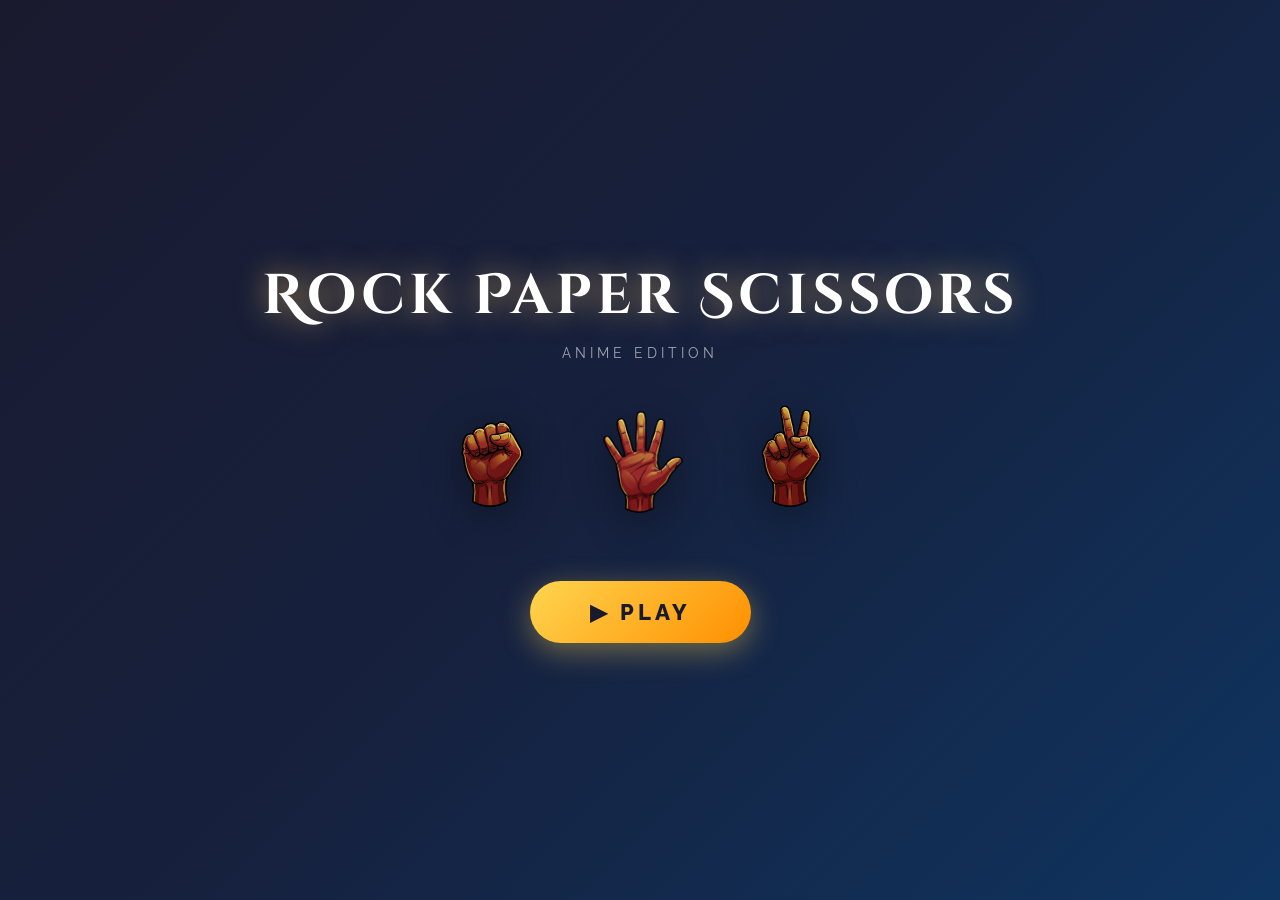
<file: index.html>
<!DOCTYPE html>
<html lang="en">

<head>
    <meta charset="UTF-8">
    <meta name="viewport" content="width=device-width, initial-scale=1.0">
    <title>Rock Paper Scissors</title>
    <link rel="stylesheet" href="startcss.css">
</head>

<body>
    <div class="intro-screen">
        <div class="intro-content">
            <h1 class="intro-title">Rock Paper Scissors</h1>
            <p class="intro-sub">Anime Edition</p>
            <div class="intro-hands">
                <img src="rock.png" alt="rock" class="hand hand1">
                <img src="paper.png" alt="paper" class="hand hand2">
                <img src="scissors.png" alt="scissors" class="hand hand3">
            </div>
            <button class="play-btn" onclick="window.location.href='game.html'">▶ PLAY</button>
        </div>
    </div>
</body>

<script src="start.js"></script>
</html>
</file>
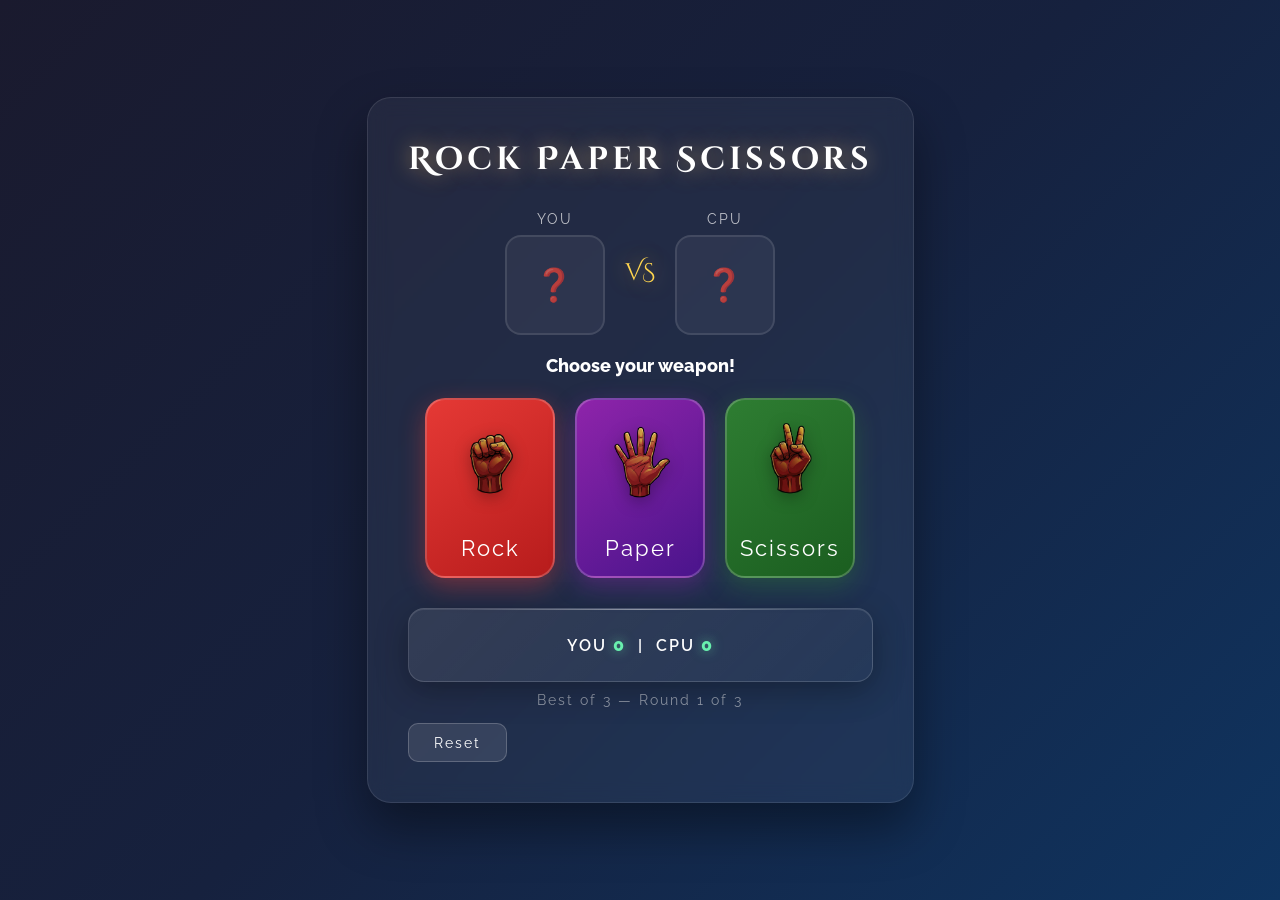
<file: game.html>
<!DOCTYPE html>
<html lang="en">

<head>
    <meta charset="UTF-8">
    <meta name="viewport" content="width=device-width, initial-scale=1.0">
    <title>Rock Paper Scissors</title>
    <link rel="stylesheet" href="style.css">
</head>

<body>
    <div class="container">
        <h1>Rock Paper Scissors</h1>

        <div class="vs-row">
            <div class="choice-display">
                <p>You</p>
                <div class="choice-card" id="playerDisplay">❓</div>
            </div>
            <div class="vs-text">VS</div>
            <div class="choice-display">
                <p>CPU</p>
                <div class="choice-card" id="computerDisplay">❓</div>
            </div>
        </div>

        <p id="result">Choose your weapon!</p>

        <div class="buttons-row">
            <button id="rock" onclick="play('rock')">
                <img src="rock.png" alt="Rock">
                Rock
            </button>
            <button id="paper" onclick="play('paper')">
                <img src="paper.png" alt="Paper">
                Paper
            </button>
            <button id="scissors" onclick="play('scissors')">
                <img src="scissors.png" alt="Scissors">
                Scissors
            </button>
        </div>

        <p id="score"> You <span id="playerScore">0</span> &nbsp;|&nbsp; CPU <span id="computerScore">0</span></p>
        <p id="bestOf">Best of 3 — Round <span id="roundNum">1</span> of 3</p>
        <button id="resetBtn" onclick="resetGame()"> Reset</button>
    </div>

    <script src="script.js"></script>
</body>

</html>
</file>
<file: startcss.css>
@import url('https://fonts.googleapis.com/css2?family=Cinzel+Decorative:wght@700&family=Raleway:wght@400;600;800&display=swap');

* {
    margin: 0;
    padding: 0;
    box-sizing: border-box;
}

body {
    font-family: 'Raleway', sans-serif;
    display: flex;
    align-items: center;
    justify-content: center;
    min-height: 100vh;
    background: linear-gradient(135deg, #1a1a2e, #16213e, #0f3460);
    overflow: hidden;
}

.intro-screen {
    display: flex;
    align-items: center;
    justify-content: center;
    min-height: 100vh;
    width: 100%;
}

.intro-content {
    text-align: center;
    animation: fadeIn 1s ease;
}

.intro-title {
    font-family: 'Cinzel Decorative', cursive;
    font-size: 2.5rem;
    color: white;
    letter-spacing: 4px;
    text-shadow: 0 0 30px rgba(255,200,100,0.6);
    margin-bottom: 10px;
}

.intro-sub {
    color: rgba(255,255,255,0.6);
    letter-spacing: 4px;
    text-transform: uppercase;
    font-size: 0.9rem;
    margin-bottom: 40px;
}

.intro-hands {
    display: flex;
    justify-content: center;
    gap: 20px;
    margin-bottom: 50px;
}

.hand {
    width: 100px;
    height: 100px;
    object-fit: contain;
    filter: drop-shadow(0 8px 20px rgba(0,0,0,0.4));
}

.hand1 { animation: float 2s ease-in-out infinite; }
.hand2 { animation: float 2s ease-in-out infinite 0.3s; }
.hand3 { animation: float 2s ease-in-out infinite 0.6s; }

.play-btn {
    padding: 15px 50px;
    font-family: 'Raleway', sans-serif;
    font-size: 1.2rem;
    font-weight: 800;
    background: linear-gradient(135deg, #ffd54f, #ff8f00);
    color: #1a1a2e;
    border: none;
    border-radius: 50px;
    letter-spacing: 4px;
    cursor: pointer;
    animation: pulse-btn 2s ease-in-out infinite;
    box-shadow: 0 8px 30px rgba(255,213,79,0.4);
    transition: transform 0.2s;
}

.play-btn:hover {
    transform: scale(1.08);
    box-shadow: 0 12px 40px rgba(255,213,79,0.6);
}

@keyframes float {
    0%, 100% { transform: translateY(0px); }
    50%       { transform: translateY(-15px); }
}

@keyframes fadeIn {
    from { opacity: 0; transform: translateY(30px); }
    to   { opacity: 1; transform: translateY(0); }
}

@keyframes fadeOut {
    from { opacity: 1; transform: translateY(0); }
    to   { opacity: 0; transform: translateY(-30px); }
}

@keyframes pulse-btn {
    0%, 100% { box-shadow: 0 8px 30px rgba(255,213,79,0.4); }
    50%       { box-shadow: 0 8px 50px rgba(255,213,79,0.8); }
}

/* Tablets */
@media (max-width: 768px) {
    .intro-title {
        font-size: 1.8rem;
        letter-spacing: 2px;
    }

    .intro-sub {
        font-size: 0.8rem;
    }

    .hand {
        width: 85px;
        height: 85px;
    }

    .play-btn {
        padding: 13px 40px;
        font-size: 1rem;
    }
}

/* Mobile */
@media (max-width: 480px) {
    .intro-title {
        font-size: 1.3rem;
        letter-spacing: 1px;
    }

    .intro-sub {
        font-size: 0.75rem;
        letter-spacing: 2px;
    }

    .intro-hands {
        gap: 12px;
        margin-bottom: 35px;
    }

    .hand {
        width: 70px;
        height: 70px;
    }

    .play-btn {
        padding: 12px 30px;
        font-size: 0.9rem;
        letter-spacing: 2px;
    }
}

/* Small phones */
@media (max-width: 360px) {
    .intro-title {
        font-size: 1.1rem;
    }

    .hand {
        width: 55px;
        height: 55px;
    }

    .play-btn {
        padding: 10px 25px;
        font-size: 0.8rem;
    }
}

/* Large screens */
@media (min-width: 1200px) {
    .intro-title {
        font-size: 3.5rem;
    }

    .hand {
        width: 130px;
        height: 130px;
    }

    .play-btn {
        padding: 18px 60px;
        font-size: 1.4rem;
    }
}
</file>
<file: style.css>
@import url('https://fonts.googleapis.com/css2?family=Cinzel+Decorative:wght@700&family=Raleway:wght@400;600;800&display=swap');@import url('https://fonts.googleapis.com/css2?family=Bangers&family=Nunito:wght@600;800&display=swap');

* {
    margin: 0;
    padding: 0;
    box-sizing: border-box;
}

body {
    font-family: 'Raleway', sans-serif;
    display: flex;
    align-items: center;
    justify-content: center;
    min-height: 100vh;
    background: linear-gradient(135deg, #1a1a2e, #16213e, #0f3460);
}

.container {
    padding: 40px;
    background: rgba(255,255,255,0.05);
    backdrop-filter: blur(10px);
    text-align: center;
    border-radius: 24px;
    border: 1px solid rgba(255,255,255,0.1);
    box-shadow: 0 25px 50px rgba(0,0,0,0.4);
    width: fit-content;
    margin: auto;
}

h1 {
    font-family: 'Cinzel Decorative', cursive;
    font-size: 2rem;
    color: white;
    letter-spacing: 4px;
    margin-bottom: 30px;
    text-shadow: 0 0 20px rgba(255,200,100,0.5);
}

.buttons-row {
    display: flex;
    gap: 20px;
    justify-content: center;
    margin-bottom: 30px;
}

button {
    display: flex;
    flex-direction: column;
    align-items: center;
    justify-content: space-between;
    width: 130px;
    height: 180px;
    padding: 20px 15px 15px;
    border: 2px solid rgba(255,255,255,0.2);
    border-radius: 20px;
    color: white;
    font-family: 'Raleway', sans-serif;
    font-size: 1.4rem;
    letter-spacing: 2px;
    cursor: pointer;
    transition: transform 0.2s, box-shadow 0.2s;
    position: relative;
    overflow: hidden;
}

button::before {
    content: '';
    position: absolute;
    inset: 0;
    background: rgba(255,255,255,0.1);
    opacity: 0;
    transition: opacity 0.2s;
}

button:hover::before { opacity: 1; }

button:hover {
    transform: translateY(-8px) scale(1.05);
    box-shadow: 0 20px 40px rgba(0,0,0,0.4);
}

button:active {
    transform: translateY(-2px) scale(0.98);
}

button img {
    width: 90px;
    height: 90px;
    object-fit: contain;
    filter: drop-shadow(0 4px 8px rgba(0,0,0,0.3));
}

#rock {
    background: linear-gradient(145deg, #e53935, #b71c1c);
    box-shadow: 0 8px 25px rgba(229,57,53,0.4);
}

#paper {
    background: linear-gradient(145deg, #8e24aa, #4a148c);
    box-shadow: 0 8px 25px rgba(142,36,170,0.4);
}

#scissors {
    background: linear-gradient(145deg, #2e7d32, #1b5e20);
    box-shadow: 0 8px 25px rgba(46,125,50,0.4);
}

#result {
    color: white;
    font-size: 1.1rem;
    font-weight: 800;
    margin-bottom: 15px;
    min-height: 28px;
}

#score {
    color: white;
    font-size: 1rem;
    line-height: 1.8;
    background: linear-gradient(135deg, rgba(255,255,255,0.08), rgba(255,255,255,0.03));
    padding: 20px 40px;
    border-radius: 16px;
    border: 1px solid rgba(255,255,255,0.15);
    box-shadow: 0 8px 32px rgba(0,0,0,0.3), inset 0 1px 0 rgba(255,255,255,0.1);
    letter-spacing: 2px;
    text-transform: uppercase;
    font-weight: 600;
    position: relative;
    overflow: hidden;
}

#score::before {
    content: '';
    position: absolute;
    top: 0; left: 10%; right: 10%;
    height: 1px;
    background: linear-gradient(90deg, transparent, rgba(255,255,255,0.4), transparent);
}

#playerScore, #computerScore {
    color: #69f0ae;
    font-weight: 800;
    font-size: 1.3rem;
    text-shadow: 0 0 12px rgba(105, 240, 174, 0.6);
}

#playerScore, #computerScore {
    color: #69f0ae;
    font-weight: 800;
    font-size: 1.1rem;
}

.vs-row {
    display: flex;
    align-items: center;
    justify-content: center;
    gap: 20px;
    margin-bottom: 20px;
}

.choice-display {
    display: flex;
    flex-direction: column;
    align-items: center;
    gap: 8px;
    color: rgba(255,255,255,0.7);
    font-size: 0.85rem;
    letter-spacing: 2px;
    text-transform: uppercase;
}

.choice-card {
    width: 100px;
    height: 100px;
    border-radius: 16px;
    background: rgba(255,255,255,0.05);
    border: 2px solid rgba(255,255,255,0.1);
    display: flex;
    align-items: center;
    justify-content: center;
    font-size: 2rem;
    transition: all 0.3s;
}

.choice-card img {
    width: 80px;
    height: 80px;
    object-fit: contain;
}

.vs-text {
    font-family: 'Cinzel Decorative', cursive;
    font-size: 1.5rem;
    color: #ffd54f;
    text-shadow: 0 0 20px rgba(255,213,79,0.5);
}

.choice-card.win {
    border-color: #69f0ae;
    box-shadow: 0 0 25px rgba(105,240,174,0.6);
    animation: pulse-win 0.5s ease;
}

.choice-card.lose {
    border-color: #ef5350;
    box-shadow: 0 0 25px rgba(239,83,80,0.4);
    animation: shake 0.4s ease;
}

.choice-card.tie {
    border-color: #ffd54f;
    box-shadow: 0 0 20px rgba(255,213,79,0.4);
}

@keyframes pulse-win {
    0%   { transform: scale(1); }
    50%  { transform: scale(1.15); }
    100% { transform: scale(1); }
}

@keyframes shake {
    0%, 100% { transform: translateX(0); }
    25%       { transform: translateX(-8px); }
    75%       { transform: translateX(8px); }
}

#bestOf {
    color: rgba(255,255,255,0.5);
    font-size: 0.85rem;
    letter-spacing: 2px;
    margin-top: 10px;
}

#resetBtn {
    margin-top: 15px;
    width: auto;
    height: auto;
    padding: 10px 25px;
    font-size: 0.9rem;
    background: rgba(255,255,255,0.1);
    border: 1px solid rgba(255,255,255,0.2);
    letter-spacing: 2px;
    border-radius: 10px;
}

#resetBtn:hover {
    background: rgba(255,255,255,0.2);
    transform: translateY(-3px);
}

@media (max-width: 480px) {
    .container {
        padding: 20px 15px;
    }

    h1 {
        font-size: 1.2rem;
        letter-spacing: 1px;
    }

    .vs-row {
        gap: 10px;
    }

    .choice-card {
        width: 75px;
        height: 75px;
    }

    .choice-card img {
        width: 55px;
        height: 55px;
    }

    .vs-text {
        font-size: 1rem;
    }

    .buttons-row {
        gap: 8px;
    }

    button {
        width: 85px;
        height: 120px;
        padding: 10px 8px 8px;
        font-size: 0.8rem;
    }

    button img {
        width: 60px;
        height: 60px;
    }

    #score {
        font-size: 0.8rem;
        padding: 10px 15px;
    }

    #bestOf {
        font-size: 0.75rem;
    }

    #resetBtn {
        padding: 8px 18px;
        font-size: 0.8rem;
    }
}

@media (max-width: 360px) {
    button {
        width: 75px;
        height: 105px;
        font-size: 0.7rem;
    }

    button img {
        width: 50px;
        height: 50px;
    }

    .choice-card {
        width: 65px;
        height: 65px;
    }
}
</file>
